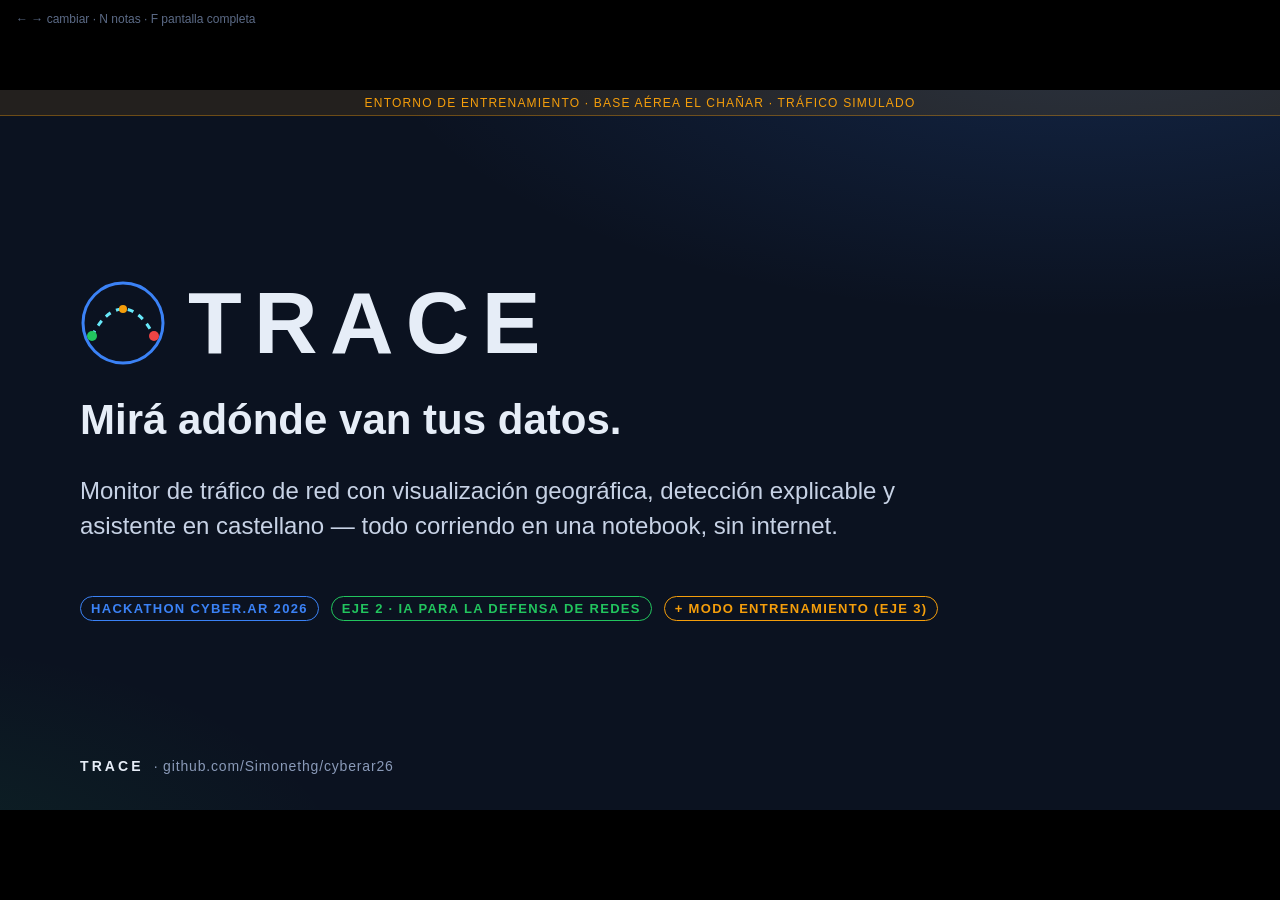
<file: docs/pitch-deck.html>
<!DOCTYPE html>
<html lang="es">
<head>
<meta charset="utf-8">
<title>TRACE — Pitch deck · CYBER.AR 2026</title>
<meta name="viewport" content="width=device-width, initial-scale=1">
<style>
  :root{
    --bg:#0B1220; --panel:#111A2E; --borde:#1E2A44; --texto:#E6EDF7; --muted:#8A9AB8;
    --azul:#3B82F6; --verde:#22C55E; --ambar:#F59E0B; --rojo:#EF4444; --celeste:#67E8F9;
  }
  *{box-sizing:border-box}
  html,body{margin:0;height:100%;background:#000;color:var(--texto);
    font-family:Inter,"Segoe UI",Roboto,Helvetica,Arial,sans-serif;-webkit-font-smoothing:antialiased}
  body{overflow:hidden}
  .deck{position:fixed;inset:0;display:flex;align-items:center;justify-content:center}
  .slide{position:absolute;width:1280px;height:720px;background:var(--bg);border-radius:0;
    padding:64px 80px;display:none;flex-direction:column;overflow:hidden;
    background-image:radial-gradient(1200px 500px at 85% -10%,rgba(59,130,246,.18),transparent 60%),
                     radial-gradient(800px 400px at -10% 110%,rgba(34,197,94,.10),transparent 60%);}
  .slide.activa{display:flex}
  .marca{position:absolute;left:80px;bottom:36px;display:flex;align-items:center;gap:10px;color:var(--muted);font-size:14px;letter-spacing:.06em}
  .marca b{color:var(--texto);letter-spacing:.22em;font-weight:800}
  .num{position:absolute;right:80px;bottom:36px;color:var(--muted);font-size:14px}
  .tiempo{position:absolute;right:80px;top:36px;color:var(--muted);font-size:13px;letter-spacing:.08em;
    border:1px solid var(--borde);border-radius:999px;padding:4px 12px;background:rgba(17,26,46,.7)}
  .banner{position:absolute;left:0;right:0;top:0;height:26px;background:rgba(245,158,11,.10);border-bottom:1px solid rgba(245,158,11,.35);
    color:var(--ambar);font-size:12px;letter-spacing:.1em;text-transform:uppercase;display:flex;align-items:center;justify-content:center;gap:8px}
  h1{font-size:88px;line-height:1;margin:0;letter-spacing:.14em;font-weight:900}
  h2{font-size:44px;line-height:1.1;margin:0 0 28px;font-weight:800;letter-spacing:-.01em}
  h2 small{display:block;font-size:18px;color:var(--azul);letter-spacing:.18em;text-transform:uppercase;font-weight:700;margin-bottom:12px}
  p{font-size:24px;line-height:1.45;margin:0 0 16px;color:#C7D2E5}
  .grande{font-size:34px;line-height:1.3;color:var(--texto);font-weight:600}
  .acento{color:var(--azul)} .ok{color:var(--verde)} .warn{color:var(--ambar)} .mal{color:var(--rojo)}
  .cols{display:grid;gap:28px;flex:1}
  .c2{grid-template-columns:1fr 1fr} .c3{grid-template-columns:1fr 1fr 1fr} .c4{grid-template-columns:repeat(4,1fr)}
  .card{background:var(--panel);border:1px solid var(--borde);border-radius:12px;padding:22px 24px}
  .card h3{margin:0 0 8px;font-size:20px;font-weight:700}
  .card p{font-size:18px;margin:0;color:#B4C0D8;line-height:1.4}
  .card .ico{display:inline-block;font:700 12px/1 ui-monospace,Menlo,Consolas,monospace;letter-spacing:.12em;color:var(--azul);border:1px solid var(--azul);border-radius:6px;padding:5px 8px;margin-bottom:12px}
  .kpi{display:flex;flex-direction:column;gap:4px}
  .kpi b{font-size:52px;font-weight:900;line-height:1;color:var(--texto)}
  .kpi span{font-size:15px;color:var(--muted);letter-spacing:.06em;text-transform:uppercase}
  table{width:100%;border-collapse:collapse;font-size:19px}
  th,td{text-align:left;padding:12px 14px;border-bottom:1px solid var(--borde);vertical-align:top}
  th{color:var(--muted);font-weight:600;font-size:14px;letter-spacing:.1em;text-transform:uppercase}
  td:first-child{color:#B4C0D8}
  .tag{display:inline-block;font-size:13px;letter-spacing:.1em;text-transform:uppercase;font-weight:700;padding:4px 10px;border-radius:999px;border:1px solid}
  .tag.azul{color:var(--azul);border-color:var(--azul)} .tag.verde{color:var(--verde);border-color:var(--verde)}
  .tag.ambar{color:var(--ambar);border-color:var(--ambar)} .tag.rojo{color:var(--rojo);border-color:var(--rojo)}
  .timeline{display:flex;align-items:stretch;gap:0;margin-top:20px;flex:1}
  .paso{flex:1;position:relative;padding:26px 22px 0 0}
  .paso::before{content:"";position:absolute;left:0;right:0;top:8px;height:3px;background:var(--borde)}
  .paso::after{content:"";position:absolute;left:0;top:0;width:19px;height:19px;border-radius:50%;background:var(--azul);box-shadow:0 0 0 6px rgba(59,130,246,.2)}
  .paso.critico::after{background:var(--rojo);box-shadow:0 0 0 8px rgba(239,68,68,.25)}
  .paso.critico::before{background:linear-gradient(90deg,var(--borde),var(--rojo))}
  .paso .t{font-size:14px;color:var(--muted);letter-spacing:.1em;font-family:ui-monospace,Menlo,monospace}
  .paso h3{margin:6px 0 6px;font-size:22px}
  .paso p{font-size:17px;margin:0;color:#B4C0D8}
  .cita{font-size:30px;line-height:1.4;font-weight:600;border-left:4px solid var(--azul);padding-left:26px;margin:10px 0 24px;color:var(--texto)}
  .arq{font-family:ui-monospace,Menlo,Consolas,monospace;font-size:15px;line-height:1.5;color:#B4C0D8;background:var(--panel);
    border:1px solid var(--borde);border-radius:12px;padding:18px 22px;white-space:pre;margin:0}
  .arq b{color:var(--texto)} .arq i{color:var(--azul);font-style:normal} .arq u{color:var(--verde);text-decoration:none}
  .fila{display:flex;gap:28px;flex:1;align-items:stretch}
  .fila>*{flex:1}
  ul.lista{list-style:none;padding:0;margin:0;font-size:22px;line-height:1.5}
  ul.lista li{padding:8px 0 8px 36px;position:relative;color:#C7D2E5}
  ul.lista li::before{content:"";position:absolute;left:8px;top:20px;width:10px;height:10px;border-radius:50%;background:var(--azul)}
  ul.lista li.ok::before{background:var(--verde)} ul.lista li.mal::before{background:var(--rojo)}
  .mapa{width:100%;height:100%}
  .notas{position:fixed;left:0;right:0;bottom:0;background:rgba(0,0,0,.92);color:#E6EDF7;padding:18px 40px;font-size:18px;line-height:1.5;
    border-top:2px solid var(--ambar);display:none;max-height:38vh;overflow:auto;z-index:10}
  .notas.visible{display:block}
  .notas b{color:var(--ambar)}
  .ayuda{position:fixed;left:16px;top:12px;color:#5b6a86;font-size:12px;z-index:9}
  @media print{
    @page{size:1280px 720px;margin:0}
    html,body{background:var(--bg);overflow:visible}
    .deck{position:static;display:block}
    .slide{position:relative;display:flex !important;page-break-after:always;break-after:page;width:1280px;height:720px}
    .notas,.ayuda{display:none !important}
  }
</style>
</head>
<body>
<div class="ayuda">← → cambiar · N notas · F pantalla completa</div>
<div class="deck">

<!-- 1 · Portada -->
<section class="slide" data-t="0:00" data-notas="Slide de portada mientras entra el jurado. No se habla sobre ella: se arranca directamente con el problema.">
  <div class="banner">Entorno de entrenamiento · Base Aérea El Chañar · tráfico simulado</div>
  <div style="flex:1;display:flex;flex-direction:column;justify-content:center;gap:26px">
    <div style="display:flex;align-items:center;gap:22px">
      <svg width="86" height="86" viewBox="0 0 86 86" fill="none"><circle cx="43" cy="43" r="40" stroke="#3B82F6" stroke-width="3"/><path d="M12 56 C 30 20, 56 20, 74 56" stroke="#67E8F9" stroke-width="3" stroke-dasharray="6 6"/><circle cx="12" cy="56" r="5" fill="#22C55E"/><circle cx="74" cy="56" r="5" fill="#EF4444"/><circle cx="43" cy="29" r="4" fill="#F59E0B"/></svg>
      <h1>TRACE</h1>
    </div>
    <p class="grande" style="font-size:42px;margin:0">Mirá adónde van tus datos.</p>
    <p style="max-width:900px">Monitor de tráfico de red con visualización geográfica, detección explicable y asistente en castellano — todo corriendo en una notebook, sin internet.</p>
    <div style="display:flex;gap:12px;margin-top:10px">
      <span class="tag azul">Hackathon CYBER.AR 2026</span>
      <span class="tag verde">Eje 2 · IA para la defensa de redes</span>
      <span class="tag ambar">+ modo entrenamiento (Eje 3)</span>
    </div>
  </div>
  <div class="marca"><b>TRACE</b> · github.com/Simonethg/cyberar26</div>
</section>

<!-- 2 · El problema -->
<section class="slide" data-t="0:00 – 0:25" data-notas="<b>El problema (25 s).</b> «Un mensaje que mandás desde Buenos Aires a alguien que está en Buenos Aires puede pasar por Miami, por Virginia y por Ámsterdam antes de llegar. Cada salto es una jurisdicción distinta y una empresa distinta con el dato pasando por sus fierros. Hoy, en una unidad, nadie ve eso. Nosotros lo mostramos.» → Cambiar a TRACE, el globo ya está girando.">
  <div class="tiempo">0:00 – 0:25</div>
  <h2><small>El problema</small>De Buenos Aires a Buenos Aires… por Miami, Virginia y Ámsterdam.</h2>
  <div class="fila">
    <div style="flex:1.4">
      <svg class="mapa" viewBox="0 0 720 360" fill="none">
        <defs><filter id="g"><feGaussianBlur stdDeviation="3"/></filter></defs>
        <rect width="720" height="360" rx="12" fill="#0E172B" stroke="#1E2A44"/>
        <g stroke="#1E2A44" stroke-width="1">
          <path d="M0 60H720M0 120H720M0 180H720M0 240H720M0 300H720M90 0V360M180 0V360M270 0V360M360 0V360M450 0V360M540 0V360M630 0V360"/>
        </g>
        <!-- rutas -->
        <path d="M200 300 C 150 200, 160 130, 210 100" stroke="#3B82F6" stroke-width="3"/>
        <path d="M210 100 C 250 70, 300 70, 330 90" stroke="#3B82F6" stroke-width="3" stroke-dasharray="7 7"/>
        <path d="M330 90 C 420 40, 520 40, 590 80" stroke="#67E8F9" stroke-width="3" stroke-dasharray="7 7"/>
        <path d="M590 80 C 540 190, 420 260, 300 300" stroke="#3B82F6" stroke-width="3"/>
        <!-- glow -->
        <circle cx="200" cy="300" r="10" fill="#22C55E" opacity=".35" filter="url(#g)"/>
        <!-- nodos -->
        <circle cx="200" cy="300" r="6" fill="#22C55E"/><text x="170" y="332" fill="#E6EDF7" font-size="15" font-weight="700">Buenos Aires</text><text x="170" y="349" fill="#8A9AB8" font-size="12">AR · origen</text>
        <circle cx="210" cy="100" r="6" fill="#F59E0B"/><text x="130" y="92" fill="#E6EDF7" font-size="15" font-weight="700">Miami</text><text x="130" y="109" fill="#8A9AB8" font-size="12">US · IXP</text>
        <circle cx="330" cy="90" r="6" fill="#F59E0B"/><text x="300" y="72" fill="#E6EDF7" font-size="15" font-weight="700">Virginia</text><text x="300" y="130" fill="#8A9AB8" font-size="12">US · data center</text>
        <circle cx="590" cy="80" r="6" fill="#F59E0B"/><text x="560" y="62" fill="#E6EDF7" font-size="15" font-weight="700">Ámsterdam</text><text x="560" y="115" fill="#8A9AB8" font-size="12">NL · CDN</text>
        <circle cx="300" cy="300" r="6" fill="#EF4444"/><text x="315" y="298" fill="#E6EDF7" font-size="15" font-weight="700">Buenos Aires</text><text x="315" y="314" fill="#8A9AB8" font-size="12">AR · destinatario (a 20 cuadras)</text>
        <text x="20" y="345" fill="#5b6a86" font-size="12">— observado   - - - inferido</text>
      </svg>
    </div>
    <div>
      <ul class="lista">
        <li>Cada salto es <b>otra jurisdicción</b> y <b>otra empresa</b> con el dato pasando por sus fierros.</li>
        <li>Cada salto es también un punto donde una anomalía puede indicar <b>exfiltración</b>, un equipo comprometido o un desvío de ruta.</li>
        <li class="mal">Hoy, en una unidad, <b>nadie ve eso.</b></li>
      </ul>
    </div>
  </div>
  <div class="marca"><b>TRACE</b></div><div class="num">2</div>
</section>

<!-- 3 · Herramientas de hoy -->
<section class="slide" data-t="apoyo" data-notas="Slide de apoyo (no está en el guion hablado; sirve para el minuto de preguntas: «¿en qué se diferencia de un SIEM o de Wireshark?»). Wireshark muestra paquetes: para el que ya sabe. Un SIEM muestra logs correlacionados: para el analista. TRACE muestra geografía, entidades y jurisdicción: para el que tiene que tomar una decisión y no es técnico. Complementario, no reemplazo.">
  <div class="tiempo">Apoyo · preguntas</div>
  <h2><small>Lo que hay hoy</small>Herramientas para expertos, o cajas negras.</h2>
  <div class="cols c3">
    <div class="card"><span class="ico">PCAP</span><h3>Wireshark · Zeek</h3><p>Muestran <b>paquetes</b>, no geografía ni entidades. Sirven al que ya sabe leerlos.</p></div>
    <div class="card"><span class="ico">SIEM</span><h3>SIEM</h3><p>Logs correlacionados para el <b>analista</b>. Un jefe de turno no abre un SIEM.</p></div>
    <div class="card"><span class="ico">EDR</span><h3>Antivirus / EDR</h3><p>«Bloqueamos 3 amenazas». <b>Opaco</b>: no explica qué, ni por dónde, ni bajo qué ley.</p></div>
  </div>
  <p class="cita" style="margin-top:28px">Ninguna muestra <span class="acento">el viaje</span> de forma que un oficial no técnico lo entienda de un vistazo.</p>
  <div class="marca"><b>TRACE</b></div><div class="num">3</div>
</section>

<!-- 4 · Qué es TRACE -->
<section class="slide" data-t="0:25 – 1:05" data-notas="<b>Qué es TRACE (40 s) — en vivo, vista Mapa, guion normal.</b> «Esto es TRACE. La red de una base ficticia, doce dispositivos, en vivo. Cada arco es un flujo de datos saliendo de la base.» Click en un arco → Ruta: «No mostramos sólo el destino: mostramos el camino. Sale por el proveedor, pasa por el IXP de Buenos Aires, baja a Las Toninas, cruza el Atlántico por un cable submarino. Los saltos inferidos van punteados: no prometemos lo que no sabemos.» Pestaña Inteligencia: «Y acá está lo que nadie te dice: bajo qué ley queda tu dato en cada salto.» <b>Operador: lanzar exfiltracion-iot a los 0:25.</b>">
  <div class="tiempo">0:25 – 1:05 · demo en vivo</div>
  <h2><small>La solución</small>TRACE muestra el viaje del dato, no el paquete.</h2>
  <div class="cols c4">
    <div class="card"><span class="ico">MAPA</span><h3>Globo en vivo</h3><p>Cada flujo es un arco: dispositivo → ISP → IXP → cable submarino → data center. Observado continuo, inferido punteado.</p></div>
    <div class="card"><span class="ico">LEY</span><h3>Jurisdicción</h3><p>Por cada salto: qué organización, qué ASN, qué país y bajo qué ley queda el dato.</p></div>
    <div class="card"><span class="ico">ALERTA</span><h3>Alertas explicables</h3><p>5 reglas con valores y línea de base por dispositivo. Ninguna alerta dice sólo «anomalía».</p></div>
    <div class="card"><span class="ico">IA</span><h3>Asistente local</h3><p>Un modelo abierto en la notebook explica cada alerta en castellano y propone una acción.</p></div>
  </div>
  <div style="display:flex;gap:40px;margin-top:26px">
    <div class="kpi"><b>12</b><span>dispositivos de la base</span></div>
    <div class="kpi"><b>71</b><span>nodos de infraestructura</span></div>
    <div class="kpi"><b>8</b><span>cables submarinos</span></div>
    <div class="kpi"><b>13</b><span>IXPs · 14 data centers</span></div>
    <div class="kpi"><b>0</b><span>pedidos a internet</span></div>
  </div>
  <div class="marca"><b>TRACE</b></div><div class="num">4</div>
</section>

<!-- 5 · Cómo funciona -->
<section class="slide" data-t="apoyo" data-notas="Slide de apoyo para preguntas técnicas. Guion JSON → simulador determinístico (misma semilla, misma demo) → ruteo por topología pública → detección por reglas → asistente Ollama con fallback a plantillas → WebSocket → interfaz. Backend FastAPI + SQLite. Frontend servido por el mismo servidor. Pregunta «¿cómo sabés la ruta sin traceroute?»: los hops se infieren de la topología pública (IXPs, cables, data centers); por eso distinguimos observado/inferido y mostramos confianza de ruta.">
  <div class="tiempo">Apoyo · preguntas</div>
  <h2><small>Cómo funciona</small>Del guion al globo, todo en una máquina.</h2>
  <div class="fila">
<pre class="arq"><b>datos/</b> guiones/*.json · infraestructura · organizaciones · cables
   │
   ▼
<b>simulador</b>   guion + semilla → flujos con timing        <u>determinístico</u>
   │
<b>ruteo</b>       destino → hops (router→ISP→IXP→cable→DC)  <u>topología pública</u>
   │
<b>detección</b>   5 reglas explicables + línea de base      <u>evidencia, no puntaje</u>
   │           dispositivo_nuevo · destino_nuevo · asn_desconocido
   │           volumen_inusual · cambio_ruta → <i>secuencia_exfiltracion</i>
   ▼
<b>asistente</b>   Ollama <i>qwen2.5:7b</i> local → castellano      <u>fallback a plantillas</u>
   │
<b>FastAPI</b>     REST + WebSocket /ws/flujos · SQLite · PDF · CSV
   │
   ▼
<b>interfaz</b>    globo · alertas · resumen de turno · guiones</pre>
    <div>
      <ul class="lista">
        <li><b>Determinismo:</b> misma semilla, misma demo. Se ensaya diez veces y sale igual.</li>
        <li><b>La IA no decide, explica.</b> La detección es de reglas; si el modelo no contesta la alerta sigue siendo correcta.</li>
        <li><b>Todo versionado:</b> datos, contratos, guiones y código en el repo, con sus commits.</li>
        <li><b>Stack:</b> Python · FastAPI · SQLite · Ollama · HTML/JS. Dependencias MIT/Apache.</li>
      </ul>
    </div>
  </div>
  <div class="marca"><b>TRACE</b></div><div class="num">5</div>
</section>

<!-- 6 · Clímax -->
<section class="slide" data-t="1:05 – 1:55" data-notas="<b>El clímax (50 s) — en vivo.</b> «Ahora miren el sensor de acceso 3.» (Salta la alerta, el arco se pone rojo.) «Nunca en su vida había hablado con un servidor en Países Bajos. Mandó 17 megas en dos minutos. Su promedio es 120 kilobytes por hora.» Click en la alerta. «El asistente —un modelo abierto corriendo en esta notebook, no en una nube— lo explica en castellano y propone una acción: aislar el dispositivo. Y acá está lo importante: correlacionó tres eventos separados. Apareció un equipo sin dar de alta, después un destino nuevo, después un volumen anómalo. Todo en menos de tres minutos. Eso es la secuencia del ataque reconstruida, que es exactamente lo que pide el Eje 2.»">
  <div class="tiempo">1:05 – 1:55 · demo en vivo</div>
  <h2><small>Escenario: exfiltración desde un sensor IoT</small>Tres eventos sueltos. Una secuencia de ataque.</h2>
  <div class="timeline">
    <div class="paso"><div class="t">t = 20 s</div><h3>Dispositivo nuevo</h3><p>Se conecta un equipo sin dar de alta en la red de la base.</p><span class="tag ambar" style="margin-top:10px">info</span></div>
    <div class="paso"><div class="t">t = 45 s</div><h3>Destino nuevo</h3><p>El sensor de acceso 3 habla por primera vez con un servidor en Países Bajos, ASN desconocido.</p><span class="tag ambar" style="margin-top:10px">alta</span></div>
    <div class="paso"><div class="t">t ≈ 60 s</div><h3>Volumen anómalo</h3><p>17 MB en dos minutos. Su línea de base: 120 KB por hora.</p><span class="tag ambar" style="margin-top:10px">alta</span></div>
    <div class="paso critico"><div class="t">t = 65 s</div><h3 class="mal">secuencia_exfiltracion</h3><p>Correlación de los tres eventos. El asistente lo explica en castellano y propone: <b>aislar el dispositivo</b>.</p><span class="tag rojo" style="margin-top:10px">crítica</span></div>
  </div>
  <p class="cita" style="font-size:26px;margin-top:0">«Correlación de eventos para reconstruir la secuencia de un ataque» — línea textual del Eje 2.</p>
  <p style="font-size:16px;color:var(--muted);margin:0">Guion <code>exfiltracion-iot</code> · 180 s · semilla fija. La alerta crítica cae a los 65 s de lanzado; el operador lo lanza a los 0:25 del pitch para que aparezca cerca de 1:30.</p>
  <div class="marca"><b>TRACE</b></div><div class="num">6</div>
</section>

<!-- 7 · Para el que no es técnico -->
<section class="slide" data-t="1:55 – 2:20" data-notas="<b>Para el que no es técnico (25 s) — pestaña Alertas.</b> «Pero el jefe de turno no es analista de seguridad.» Click en «Resumime el turno». «Dos oraciones: qué pasó, qué es urgente, qué hacer.» Click en Reconocer en la alerta crítica: el contador rojo baja. «Reconoce, y eso queda registrado.» Si se va largo de tiempo, este bloque es el que se saltea.">
  <div class="tiempo">1:55 – 2:20 · demo en vivo</div>
  <h2><small>Para el que decide</small>El jefe de turno no es analista de seguridad.</h2>
  <div class="cols c3">
    <div class="card"><span class="ico">TURNO</span><h3>Resumime el turno</h3><p>Un párrafo en rioplatense: qué pasó, qué es urgente, qué hacer. Dice si lo escribió el modelo o la plantilla.</p></div>
    <div class="card"><span class="ico">OK</span><h3>Reconocer / cerrar</h3><p>Cada acción queda registrada. Lo que el operador descarta alimenta la línea de base.</p></div>
    <div class="card"><span class="ico">PDF</span><h3>Informe del turno</h3><p>PDF con tráfico, destinos por país, alertas y el resumen del asistente. CSV que abre bien en Excel.</p></div>
  </div>
  <div class="card" style="margin-top:26px;border-color:rgba(59,130,246,.5)">
    <p style="font-size:21px;color:var(--texto)"><span class="acento" style="font-weight:700">Ejemplo de alerta explicada ·</span> «El sensor de acceso 3 nunca había hablado con un servidor en Países Bajos. Mandó 17 MB en 2 minutos; su promedio es 120 KB por hora.» <span class="muted" style="color:var(--muted)">→ Acción sugerida: aislar el dispositivo de la red y revisar su firmware.</span></p>
  </div>
  <div class="marca"><b>TRACE</b></div><div class="num">7</div>
</section>

<!-- 8 · Soberanía -->
<section class="slide" data-t="2:20 – 2:40" data-notas="<b>Soberanía (20 s) — modo avión en vivo.</b> Apagar el Wi-Fi desde la barra del sistema, a la vista del jurado. Recargar con F5. «Miren esto. Corto internet. Recargo. Sigue andando todo: el globo, el tráfico, las alertas, y la IA. Cero servicios externos. Ni un pedido afuera de esta máquina. Eso es lo que el pliego llama soberanía tecnológica, y acá está, funcionando.» Si Ollama no responde: «hoy está respondiendo con las plantillas; el sistema nunca se cuelga esperando a la IA y te dice cuál de las dos te contestó».">
  <div class="tiempo">2:20 – 2:40 · modo avión en vivo</div>
  <h2><small>Soberanía tecnológica</small>Cortamos internet. Sigue andando todo.</h2>
  <div class="fila">
    <div>
      <ul class="lista">
        <li class="ok">Globo, tráfico, alertas y asistente <b>sin una sola petición externa</b>. Verificable en la pestaña Red del navegador.</li>
        <li class="ok">Modelo abierto <b>qwen2.5:7b</b> con Ollama, en la misma notebook. Ninguna API de nadie del otro lado.</li>
        <li class="ok">Si el modelo tarda, la alerta sale igual con plantilla y <b>te dice quién contestó</b>. La interfaz nunca espera.</li>
        <li class="ok">Texturas, fuentes, geodatos e iconos <b>en el bundle</b>. Datos ficticios o públicos: nada sobre sistemas reales.</li>
      </ul>
    </div>
    <div style="display:flex;flex-direction:column;gap:18px;justify-content:center">
      <div class="card" style="display:flex;justify-content:space-between;align-items:center"><span style="font-size:20px">Peticiones a internet en ejecución</span><b style="font-size:40px;color:var(--verde)">0</b></div>
      <div class="card" style="display:flex;justify-content:space-between;align-items:center"><span style="font-size:20px">Modelo de IA</span><b style="font-size:22px">qwen2.5:7b · local</b></div>
      <div class="card" style="display:flex;justify-content:space-between;align-items:center"><span style="font-size:20px">Respuesta con Ollama caído</span><b style="font-size:22px;color:var(--verde)">&lt; 500 ms · plantilla</b></div>
    </div>
  </div>
  <div class="marca"><b>TRACE</b></div><div class="num">8</div>
</section>

<!-- 9 · Encaje con el pliego -->
<section class="slide" data-t="apoyo" data-notas="Slide de apoyo para el jurado: mapeo punto por punto con las líneas de proyecto del Eje 2 y las condiciones comunes del pliego.">
  <div class="tiempo">Apoyo · jurado</div>
  <h2><small>Encaje con el pliego</small>Eje 2, línea por línea.</h2>
  <table>
    <tr><th>Línea de proyecto del pliego</th><th>Cómo la cubre TRACE</th></tr>
    <tr><td>«Monitor de la red industrial de una base ficticia»</td><td>Vista Mapa: la red de la Base Aérea El Chañar, 12 dispositivos, en vivo.</td></tr>
    <tr><td>«Asistente en español para resumir, clasificar y priorizar alertas»</td><td>Panel de alertas + asistente con Ollama local + resumen del turno.</td></tr>
    <tr><td>«Correlación de eventos para reconstruir la secuencia de un ataque»</td><td>Dispositivo nuevo → destino nuevo → volumen anómalo → <span class="mal">secuencia_exfiltracion</span>.</td></tr>
    <tr><td>«Ejecución en infraestructura propia, control de los datos»</td><td>Todo en una notebook sin internet, incluido el modelo. Demostrado en modo avión.</td></tr>
  </table>
  <div style="display:flex;gap:12px;margin-top:26px;flex-wrap:wrap">
    <span class="tag verde">Software puro con demo funcional</span>
    <span class="tag verde">Datos simulados</span>
    <span class="tag verde">Nada sobre sistemas reales</span>
    <span class="tag verde">IA en infraestructura propia</span>
    <span class="tag verde">Repo + README + pitch</span>
  </div>
  <div class="marca"><b>TRACE</b></div><div class="num">9</div>
</section>

<!-- 10 · Continuidad -->
<section class="slide" data-t="2:40 – 3:00" data-notas="<b>Continuidad (20 s) — Configuración → Guion.</b> «Y esto no termina el viernes. Los escenarios son archivos JSON: un instructor arma un ejercicio nuevo sin programar. Sirve como monitor de la red de una unidad y como entrenador del personal que la opera.» Pregunta «¿cómo se despliega en una unidad real?»: un servidor en la red de la unidad y un sensor de captura en el switch; el simulador está detrás de una interfaz, enchufarle captura real es reemplazar ese módulo.">
  <div class="tiempo">2:40 – 3:00</div>
  <h2><small>Continuidad</small>Esto no termina el viernes.</h2>
  <div class="cols c3">
    <div class="card"><span class="ico">AULA</span><h3>Entrenador de personal</h3><p>Los escenarios son JSON: un instructor arma un ejercicio nuevo <b>sin programar</b>. Evaluación con tiempo de detección y alertas reconocidas.</p></div>
    <div class="card"><span class="ico">PCAP</span><h3>Captura real</h3><p>El simulador está detrás de una interfaz: enchufar un sensor en el switch de la unidad es <b>reemplazar un módulo</b>, no reescribir.</p></div>
    <div class="card"><span class="ico">ON-PREM</span><h3>Despliegue on-premise</h3><p>Un servidor en la red de la unidad. <b>Ningún componente</b> necesita salir a internet. Complementa al SIEM, no lo reemplaza.</p></div>
  </div>
  <p class="cita" style="margin-top:28px">Monitor de la red de una unidad <span class="acento">y</span> entrenador del personal que la opera.</p>
  <div class="marca"><b>TRACE</b></div><div class="num">10</div>
</section>

<!-- 11 · Cierre -->
<section class="slide" data-t="3:00" data-notas="«TRACE. Mirá adónde van tus datos. Gracias.» Dejar esta slide durante el minuto de preguntas.">
  <div style="flex:1;display:flex;flex-direction:column;justify-content:center;gap:22px">
    <h1 style="font-size:110px">TRACE</h1>
    <p class="grande" style="font-size:44px;margin:0">Mirá adónde van tus datos.</p>
    <p style="margin-top:20px;color:var(--muted)">github.com/Simonethg/cyberar26 · Hackathon Nacional de Ciberdefensa CYBER.AR 2026</p>
    <div style="display:flex;gap:40px;margin-top:10px">
      <div class="kpi"><b>3</b><span>personas</span></div>
      <div class="kpi"><b>~10 h</b><span>de hackathon</span></div>
      <div class="kpi"><b>100 %</b><span>código en el repo</span></div>
      <div class="kpi"><b>0</b><span>servicios externos</span></div>
    </div>
  </div>
  <div class="marca">Una internet más transparente y segura</div>
</section>

</div>
<div class="notas" id="notas"></div>

<script>
  const slides=[...document.querySelectorAll('.slide')];
  const notas=document.getElementById('notas');
  let i=Math.max(0,Math.min(slides.length-1,(parseInt(location.hash.slice(1))||1)-1));
  function escalar(){
    const s=Math.min(innerWidth/1280,innerHeight/720);
    slides.forEach(el=>el.style.transform=`scale(${s})`);
  }
  function mostrar(n){
    i=(n+slides.length)%slides.length;
    slides.forEach((el,k)=>el.classList.toggle('activa',k===i));
    notas.innerHTML=slides[i].dataset.notas||'';
    location.hash=i+1;
  }
  addEventListener('hashchange',()=>{const n=(parseInt(location.hash.slice(1))||1)-1;if(n!==i)mostrar(n);});
addEventListener('keydown',e=>{
    if(['ArrowRight','PageDown',' '].includes(e.key)){e.preventDefault();mostrar(i+1);}
    else if(['ArrowLeft','PageUp'].includes(e.key)){e.preventDefault();mostrar(i-1);}
    else if(e.key==='Home')mostrar(0); else if(e.key==='End')mostrar(slides.length-1);
    else if(e.key.toLowerCase()==='n')notas.classList.toggle('visible');
    else if(e.key.toLowerCase()==='f'){document.fullscreenElement?document.exitFullscreen():document.documentElement.requestFullscreen();}
  });
  addEventListener('click',e=>{if(!notas.contains(e.target))mostrar(e.clientX>innerWidth/2?i+1:i-1);});
  addEventListener('resize',escalar);
  escalar();mostrar(i);
</script>
</body>
</html>
</file>
